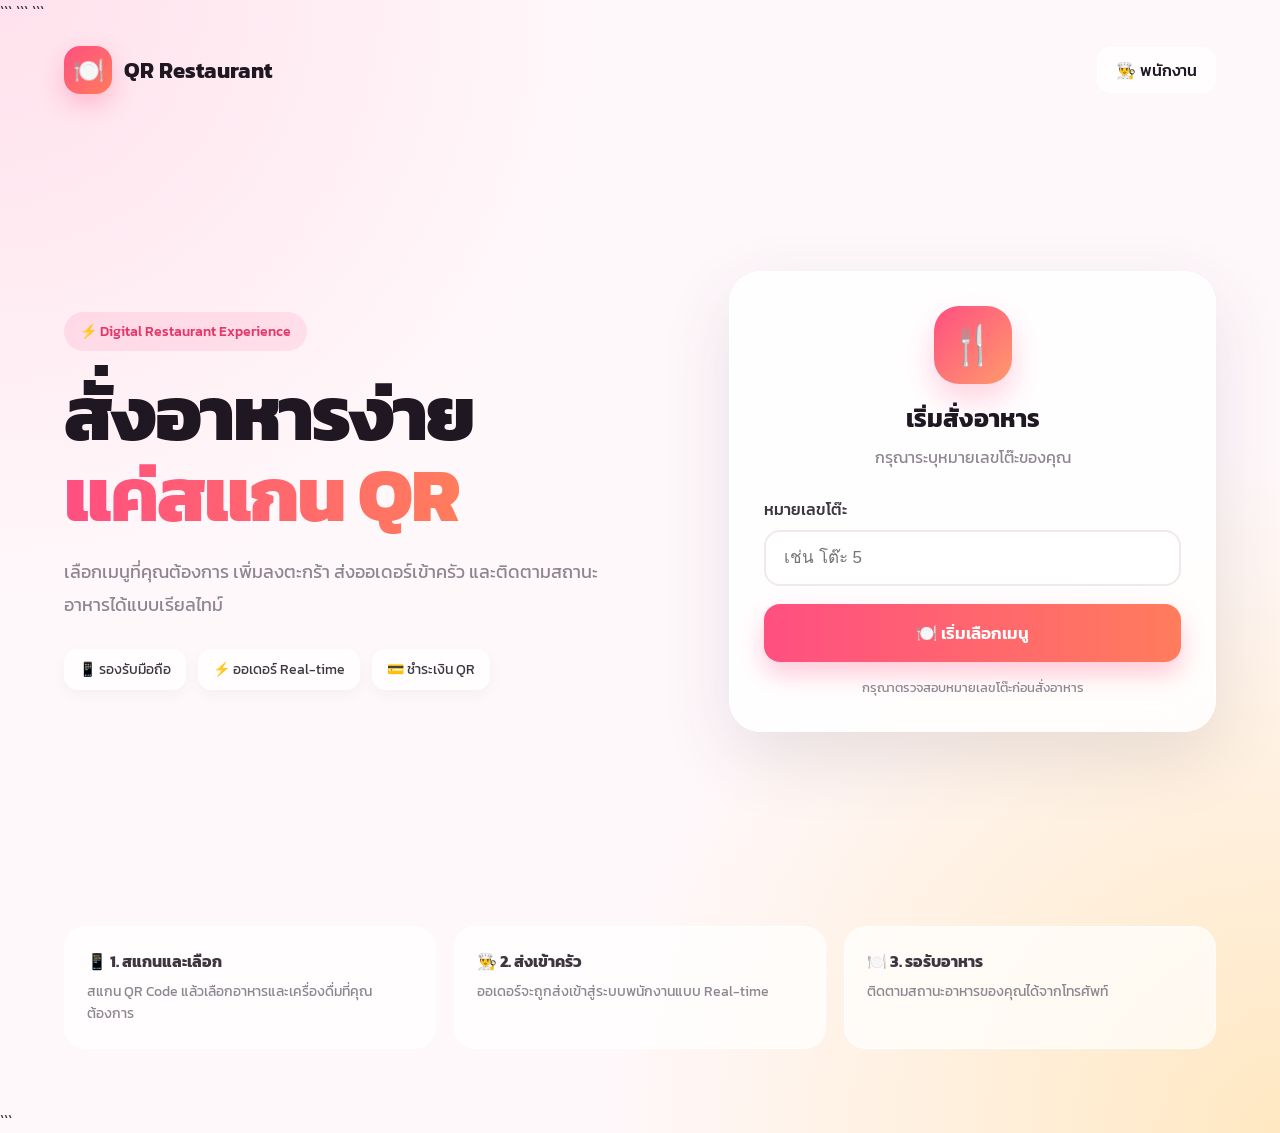
<file: index.html>
<!DOCTYPE html>

<html lang="th">

<head>

```
<meta charset="UTF-8">

<meta
    name="viewport"
    content="width=device-width, initial-scale=1.0"
>

<title>QR Restaurant | สั่งอาหารออนไลน์</title>

<link
    rel="preconnect"
    href="https://fonts.googleapis.com"
>

<link
    rel="preconnect"
    href="https://fonts.gstatic.com"
    crossorigin
>

<link
    href="https://fonts.googleapis.com/css2?family=Kanit:wght@300;400;500;600;700;800&display=swap"
    rel="stylesheet"
>

<style>

    * {

        margin: 0;

        padding: 0;

        box-sizing: border-box;

    }


    :root {

        --primary: #ff4f81;

        --primary-dark: #e63768;

        --secondary: #ffb703;

        --dark: #1f1722;

        --text: #3d3540;

        --muted: #8d858f;

        --light: #fff8fb;

        --white: #ffffff;

    }


    body {

        font-family: "Kanit", sans-serif;

        min-height: 100vh;

        background:

            radial-gradient(
                circle at top left,
                #ffe1ec,
                transparent 35%
            ),

            radial-gradient(
                circle at bottom right,
                #ffe8c2,
                transparent 40%
            ),

            #fff8fb;

        color: var(--text);

        overflow-x: hidden;

    }


    /* =========================
       NAVBAR
    ========================= */

    .navbar {

        width: 100%;

        max-width: 1300px;

        margin: auto;

        padding:

            22px

            5%;

        display: flex;

        align-items: center;

        justify-content: space-between;

    }


    .brand {

        display: flex;

        align-items: center;

        gap: 12px;

        font-size: 22px;

        font-weight: 700;

        color: var(--dark);

    }


    .brand-icon {

        width: 48px;

        height: 48px;

        display: flex;

        align-items: center;

        justify-content: center;

        font-size: 25px;

        border-radius: 16px;

        background:

            linear-gradient(
                135deg,
                #ff4f81,
                #ff7c5c
            );

        box-shadow:

            0 10px 25px

            rgba(
                255,
                79,
                129,
                0.3
            );

    }


    .staff-btn {

        text-decoration: none;

        color: var(--dark);

        font-weight: 500;

        padding:

            10px

            18px;

        border-radius: 14px;

        background:

            rgba(
                255,
                255,
                255,
                0.75
            );

        border:

            1px solid

            rgba(
                255,
                255,
                255,
                0.9
            );

        backdrop-filter:

            blur(10px);

        transition:

            0.25s;

    }


    .staff-btn:hover {

        transform:

            translateY(-2px);

        background: white;

        box-shadow:

            0 10px 25px

            rgba(
                0,
                0,
                0,
                0.08
            );

    }


    /* =========================
       MAIN
    ========================= */

    .hero {

        width: 100%;

        max-width: 1300px;

        margin: auto;

        padding:

            40px

            5%

            80px;

        min-height:

            calc(
                100vh - 90px
            );

        display: grid;

        grid-template-columns:

            1.1fr

            0.9fr;

        align-items: center;

        gap: 70px;

    }


    /* =========================
       LEFT
    ========================= */

    .hero-left {

        animation:

            fadeUp

            0.8s

            ease;

    }


    .tag {

        display: inline-flex;

        align-items: center;

        gap: 8px;

        padding:

            9px

            16px;

        border-radius: 50px;

        background:

            rgba(
                255,
                79,
                129,
                0.12
            );

        color:

            var(--primary-dark);

        font-size: 14px;

        font-weight: 500;

        margin-bottom: 22px;

    }


    .hero-title {

        font-size:

            clamp(
                42px,
                6vw,
                78px
            );

        line-height: 1.05;

        font-weight: 800;

        letter-spacing:

            -2px;

        color:

            var(--dark);

    }


    .hero-title span {

        background:

            linear-gradient(
                90deg,
                #ff4f81,
                #ff7c5c
            );

        -webkit-background-clip:

            text;

        -webkit-text-fill-color:

            transparent;

    }


    .hero-description {

        margin-top: 22px;

        font-size: 18px;

        line-height: 1.8;

        color:

            var(--muted);

        max-width: 560px;

    }


    /* =========================
       FEATURES
    ========================= */

    .features {

        display: flex;

        flex-wrap: wrap;

        gap: 12px;

        margin-top: 28px;

    }


    .feature {

        display: flex;

        align-items: center;

        gap: 8px;

        padding:

            10px

            15px;

        background:

            rgba(
                255,
                255,
                255,
                0.7
            );

        border-radius: 14px;

        font-size: 14px;

        box-shadow:

            0 5px 15px

            rgba(
                0,
                0,
                0,
                0.04
            );

    }


    /* =========================
       RIGHT CARD
    ========================= */

    .order-card {

        background:

            rgba(
                255,
                255,
                255,
                0.85
            );

        backdrop-filter:

            blur(20px);

        border:

            1px solid

            rgba(
                255,
                255,
                255,
                0.9
            );

        border-radius: 32px;

        padding: 34px;

        box-shadow:

            0 25px 70px

            rgba(
                61,
                53,
                64,
                0.12
            );

        animation:

            floatCard

            5s

            ease-in-out

            infinite;

    }


    .card-top {

        text-align: center;

        margin-bottom: 28px;

    }


    .card-icon {

        width: 78px;

        height: 78px;

        margin:

            0 auto 15px;

        border-radius: 25px;

        display: flex;

        align-items: center;

        justify-content: center;

        font-size: 38px;

        background:

            linear-gradient(
                135deg,
                #ff4f81,
                #ff9a6c
            );

        box-shadow:

            0 15px 30px

            rgba(
                255,
                79,
                129,
                0.25
            );

    }


    .card-top h2 {

        font-size: 25px;

        color: var(--dark);

    }


    .card-top p {

        margin-top: 8px;

        color: var(--muted);

    }


    /* =========================
       TABLE INPUT
    ========================= */

    .input-group {

        margin-top: 20px;

    }


    .input-label {

        display: block;

        margin-bottom: 9px;

        font-weight: 500;

    }


    .table-input {

        width: 100%;

        padding:

            16px

            18px;

        border-radius: 16px;

        border:

            2px solid

            #f0e8ec;

        background: white;

        font-size: 17px;

        outline: none;

        transition:

            0.25s;

    }


    .table-input:focus {

        border-color:

            var(--primary);

        box-shadow:

            0 0 0 4px

            rgba(
                255,
                79,
                129,
                0.12
            );

    }


    /* =========================
       BUTTON
    ========================= */

    .order-btn {

        width: 100%;

        margin-top: 18px;

        padding:

            16px;

        border: none;

        border-radius: 16px;

        font-family: inherit;

        font-size: 17px;

        font-weight: 600;

        color: white;

        cursor: pointer;

        background:

            linear-gradient(
                90deg,
                #ff4f81,
                #ff7c5c
            );

        box-shadow:

            0 12px 25px

            rgba(
                255,
                79,
                129,
                0.3
            );

        transition:

            0.25s;

    }


    .order-btn:hover {

        transform:

            translateY(-3px);

        box-shadow:

            0 18px 35px

            rgba(
                255,
                79,
                129,
                0.4
            );

    }


    .order-btn:active {

        transform:

            scale(
                0.98
            );

    }


    .hint {

        margin-top: 16px;

        text-align: center;

        font-size: 13px;

        color: var(--muted);

    }


    /* =========================
       BOTTOM INFO
    ========================= */

    .info-row {

        width: 100%;

        max-width: 1300px;

        margin:

            0 auto 60px;

        padding:

            0 5%;

        display: grid;

        grid-template-columns:

            repeat(
                3,
                1fr
            );

        gap: 18px;

    }


    .info-card {

        background:

            rgba(
                255,
                255,
                255,
                0.7
            );

        padding: 22px;

        border-radius: 22px;

        border:

            1px solid

            rgba(
                255,
                255,
                255,
                0.8
            );

    }


    .info-card h3 {

        margin-bottom: 8px;

        font-size: 16px;

    }


    .info-card p {

        color: var(--muted);

        font-size: 14px;

        line-height: 1.6;

    }


    /* =========================
       ANIMATION
    ========================= */

    @keyframes fadeUp {

        from {

            opacity: 0;

            transform:

                translateY(30px);

        }

        to {

            opacity: 1;

            transform:

                translateY(0);

        }

    }


    @keyframes floatCard {

        0% {

            transform:

                translateY(0);

        }

        50% {

            transform:

                translateY(-8px);

        }

        100% {

            transform:

                translateY(0);

        }

    }


    /* =========================
       MOBILE
    ========================= */

    @media (
        max-width: 900px
    ) {

        .hero {

            grid-template-columns:

                1fr;

            gap: 45px;

            padding-top: 30px;

            text-align: center;

        }


        .hero-description {

            margin-left: auto;

            margin-right: auto;

        }


        .features {

            justify-content: center;

        }


        .order-card {

            max-width: 500px;

            width: 100%;

            margin: auto;

        }


        .info-row {

            grid-template-columns:

                1fr;

        }

    }


    @media (
        max-width: 500px
    ) {

        .navbar {

            padding:

                18px

                5%;

        }


        .brand {

            font-size: 18px;

        }


        .brand-icon {

            width: 42px;

            height: 42px;

        }


        .staff-btn {

            padding:

                9px

                12px;

            font-size: 13px;

        }


        .hero-title {

            font-size: 45px;

        }


        .hero-description {

            font-size: 16px;

        }


        .order-card {

            padding: 25px 20px;

            border-radius: 25px;

        }

    }

</style>
```

</head>

<body>

```
<!-- NAVBAR -->

<nav class="navbar">

    <div class="brand">

        <div class="brand-icon">

            🍽️

        </div>

        <span>

            QR Restaurant

        </span>

    </div>


    <a
        href="staff/login.html"
        class="staff-btn"
    >

        👨‍🍳 พนักงาน

    </a>

</nav>



<!-- HERO -->

<main class="hero">


    <!-- LEFT -->

    <section class="hero-left">


        <div class="tag">

            ⚡ Digital Restaurant Experience

        </div>


        <h1 class="hero-title">

            สั่งอาหารง่าย<br>

            <span>

                แค่สแกน QR

            </span>

        </h1>


        <p class="hero-description">

            เลือกเมนูที่คุณต้องการ
            เพิ่มลงตะกร้า
            ส่งออเดอร์เข้าครัว
            และติดตามสถานะอาหารได้แบบเรียลไทม์

        </p>


        <div class="features">


            <div class="feature">

                📱 รองรับมือถือ

            </div>


            <div class="feature">

                ⚡ ออเดอร์ Real-time

            </div>


            <div class="feature">

                💳 ชำระเงิน QR

            </div>


        </div>


    </section>



    <!-- RIGHT -->

    <section class="order-card">


        <div class="card-top">


            <div class="card-icon">

                🍴

            </div>


            <h2>

                เริ่มสั่งอาหาร

            </h2>


            <p>

                กรุณาระบุหมายเลขโต๊ะของคุณ

            </p>


        </div>



        <div class="input-group">


            <label
                class="input-label"
                for="tableInput"
            >

                หมายเลขโต๊ะ

            </label>


            <input

                id="tableInput"

                class="table-input"

                type="number"

                min="1"

                placeholder="เช่น โต๊ะ 5"

            >


        </div>



        <button
            id="goBtn"
            class="order-btn"
        >

            🍽️ เริ่มเลือกเมนู

        </button>


        <p class="hint">

            กรุณาตรวจสอบหมายเลขโต๊ะก่อนสั่งอาหาร

        </p>


    </section>


</main>



<!-- INFO -->

<section class="info-row">


    <div class="info-card">

        <h3>

            📱 1. สแกนและเลือก

        </h3>

        <p>

            สแกน QR Code
            แล้วเลือกอาหารและเครื่องดื่มที่คุณต้องการ

        </p>

    </div>


    <div class="info-card">

        <h3>

            👨‍🍳 2. ส่งเข้าครัว

        </h3>

        <p>

            ออเดอร์จะถูกส่งเข้าสู่ระบบพนักงานแบบ Real-time

        </p>

    </div>


    <div class="info-card">

        <h3>

            🍽️ 3. รอรับอาหาร

        </h3>

        <p>

            ติดตามสถานะอาหารของคุณได้จากโทรศัพท์

        </p>

    </div>


</section>



<!-- JAVASCRIPT -->

<script>

    const

        tableInput

        =

        document.getElementById(
            "tableInput"
        );


    const

        goBtn

        =

        document.getElementById(
            "goBtn"
        );



    function

    goToMenu()

    {

        const

            table

            =

            tableInput.value.trim();



        if (

            !table

            ||

            Number(table) < 1

        )

        {

            alert(

                "กรุณาระบุหมายเลขโต๊ะ"

            );

            tableInput.focus();

            return;

        }



        location.href

            =

            "customer.html?table="

            +

            encodeURIComponent(
                table
            );

    }



    goBtn.addEventListener(

        "click",

        goToMenu

    );



    tableInput.addEventListener(

        "keydown",

        function(e)

        {

            if (

                e.key === "Enter"

            )

            {

                goToMenu();

            }

        }

    );

</script>
```

</body>

</html>
</file>
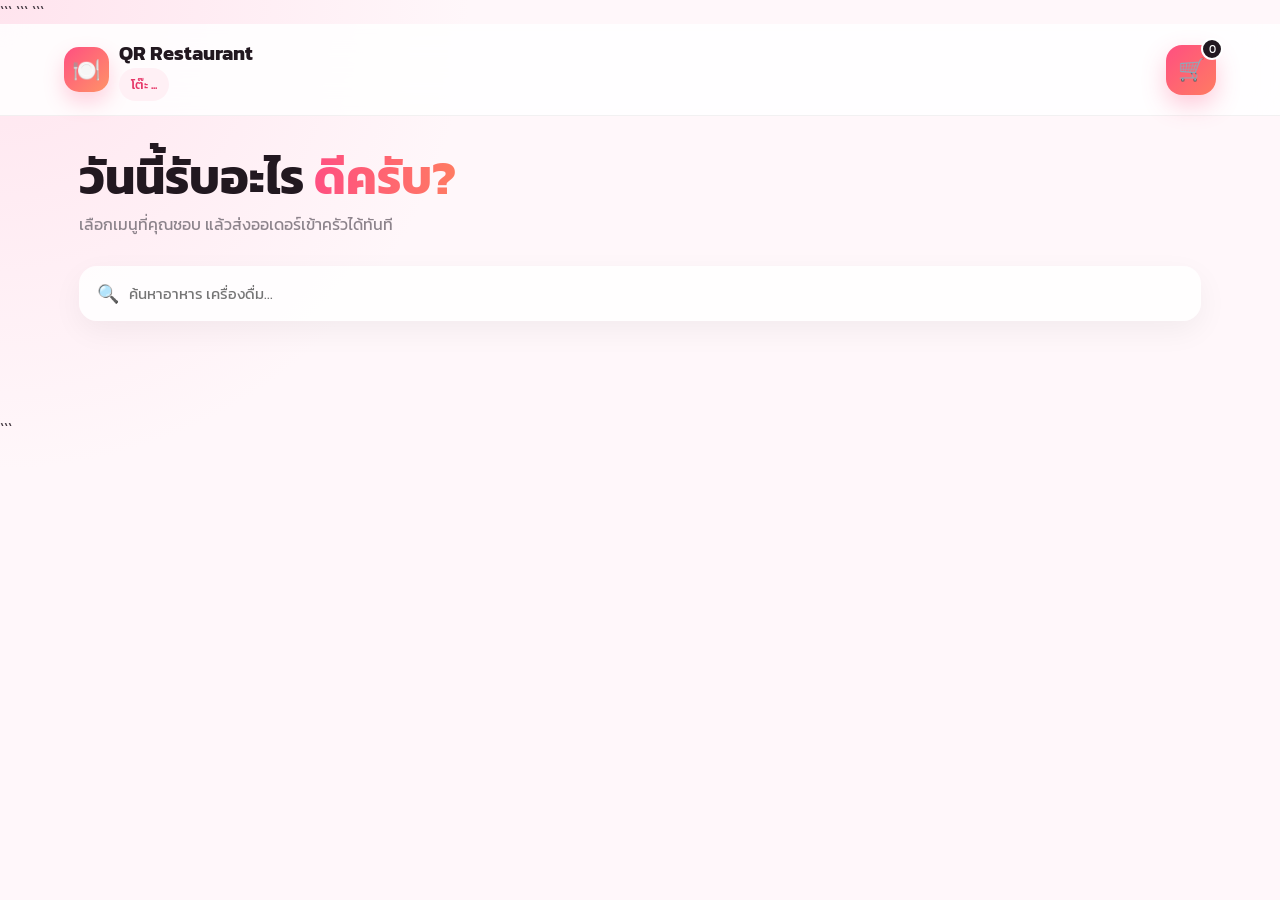
<file: customer.html>
<!DOCTYPE html>

<html lang="th">

<head>

```
<meta charset="UTF-8">

<meta
    name="viewport"
    content="width=device-width, initial-scale=1.0"
>

<title>เลือกเมนู | QR Restaurant</title>


<!-- GOOGLE FONT -->

<link
    rel="preconnect"
    href="https://fonts.googleapis.com"
>

<link
    rel="preconnect"
    href="https://fonts.gstatic.com"
    crossorigin
>

<link
    href="https://fonts.googleapis.com/css2?family=Kanit:wght@300;400;500;600;700;800&display=swap"
    rel="stylesheet"
>


<style>


    /* =========================
       ROOT
    ========================= */

    :root {

        --primary: #ff4f81;

        --primary-dark: #e63768;

        --secondary: #ff9f43;

        --dark: #221820;

        --text: #443a42;

        --muted: #8c838b;

        --background: #fff7fa;

        --white: #ffffff;

    }


    /* =========================
       RESET
    ========================= */

    * {

        margin: 0;

        padding: 0;

        box-sizing: border-box;

    }


    body {

        font-family:

            "Kanit",

            sans-serif;

        background:

            radial-gradient(
                circle at top left,
                #ffe4ee,
                transparent 30%
            ),

            #fff7fa;

        color:

            var(--text);

        min-height: 100vh;

        padding-bottom: 100px;

    }


    button {

        font-family: inherit;

        cursor: pointer;

    }


    /* =========================
       NAVBAR
    ========================= */

    .navbar {

        position: sticky;

        top: 0;

        z-index: 100;

        background:

            rgba(
                255,
                255,
                255,
                0.85
            );

        backdrop-filter:

            blur(20px);

        border-bottom:

            1px solid

            rgba(
                0,
                0,
                0,
                0.05
            );

        padding:

            14px

            5%;

    }


    .navbar-inner {

        max-width: 1250px;

        margin: auto;

        display: flex;

        align-items: center;

        justify-content: space-between;

        gap: 15px;

    }


    .brand {

        display: flex;

        align-items: center;

        gap: 10px;

    }


    .brand-icon {

        width: 45px;

        height: 45px;

        border-radius: 15px;

        display: flex;

        align-items: center;

        justify-content: center;

        font-size: 23px;

        background:

            linear-gradient(
                135deg,
                #ff4f81,
                #ff9367
            );

        box-shadow:

            0 10px 20px

            rgba(
                255,
                79,
                129,
                0.25
            );

    }


    .brand h1 {

        font-size: 20px;

        color: var(--dark);

    }


    .table-badge {

        display: inline-flex;

        align-items: center;

        gap: 5px;

        padding:

            7px

            12px;

        background:

            #fff0f5;

        color:

            var(--primary-dark);

        border-radius: 50px;

        font-size: 13px;

        font-weight: 500;

    }


    /* =========================
       CART BUTTON
    ========================= */

    .cart-button {

        position: relative;

        width: 50px;

        height: 50px;

        border: none;

        border-radius: 16px;

        background:

            linear-gradient(
                135deg,
                #ff4f81,
                #ff7b62
            );

        color: white;

        font-size: 22px;

        box-shadow:

            0 10px 25px

            rgba(
                255,
                79,
                129,
                0.3
            );

        transition:

            0.25s;

    }


    .cart-button:hover {

        transform:

            translateY(-2px);

    }


    .cart-count {

        position: absolute;

        top: -7px;

        right: -7px;

        min-width: 22px;

        height: 22px;

        padding: 0 5px;

        border-radius: 50px;

        background: var(--dark);

        color: white;

        font-size: 11px;

        display: flex;

        align-items: center;

        justify-content: center;

        border:

            2px solid white;

    }


    /* =========================
       MAIN
    ========================= */

    .container {

        max-width: 1250px;

        margin: auto;

        padding:

            35px

            5%;

    }


    /* =========================
       HERO
    ========================= */

    .hero {

        display: flex;

        align-items: center;

        justify-content: space-between;

        gap: 30px;

        margin-bottom: 30px;

    }


    .hero-text h2 {

        font-size:

            clamp(
                30px,
                4vw,
                48px
            );

        color: var(--dark);

        line-height: 1.1;

    }


    .hero-text h2 span {

        background:

            linear-gradient(
                90deg,
                #ff4f81,
                #ff7b62
            );

        -webkit-background-clip:

            text;

        -webkit-text-fill-color:

            transparent;

    }


    .hero-text p {

        margin-top: 8px;

        color: var(--muted);

        font-size: 16px;

    }


    /* =========================
       SEARCH
    ========================= */

    .search-box {

        position: relative;

        margin-bottom: 25px;

    }


    .search-icon {

        position: absolute;

        left: 18px;

        top: 50%;

        transform:

            translateY(-50%);

        font-size: 18px;

    }


    .search-input {

        width: 100%;

        border: none;

        outline: none;

        padding:

            16px

            20px

            16px

            50px;

        border-radius: 18px;

        background:

            rgba(
                255,
                255,
                255,
                0.85
            );

        box-shadow:

            0 10px 30px

            rgba(
                0,
                0,
                0,
                0.05
            );

        font-size: 15px;

        font-family: inherit;

    }


    /* =========================
       CATEGORY
    ========================= */

    .category-wrapper {

        display: flex;

        gap: 10px;

        overflow-x: auto;

        padding-bottom: 8px;

        margin-bottom: 28px;

        scrollbar-width: none;

    }


    .category-wrapper::-webkit-scrollbar {

        display: none;

    }


    .category-btn {

        white-space: nowrap;

        border: none;

        padding:

            11px

            18px;

        border-radius: 50px;

        background: white;

        color: var(--muted);

        box-shadow:

            0 5px 15px

            rgba(
                0,
                0,
                0,
                0.05
            );

        transition:

            0.25s;

    }


    .category-btn.active {

        background:

            linear-gradient(
                90deg,
                #ff4f81,
                #ff7b62
            );

        color: white;

        box-shadow:

            0 8px 20px

            rgba(
                255,
                79,
                129,
                0.25
            );

    }


    /* =========================
       MENU GRID
    ========================= */

    .menu-grid {

        display: grid;

        grid-template-columns:

            repeat(
                auto-fill,
                minmax(
                    230px,
                    1fr
                )
            );

        gap: 20px;

    }


    /* =========================
       FOOD CARD
    ========================= */

    .food-card {

        background:

            rgba(
                255,
                255,
                255,
                0.9
            );

        border-radius: 22px;

        overflow: hidden;

        box-shadow:

            0 10px 30px

            rgba(
                0,
                0,
                0,
                0.06
            );

        transition:

            0.3s;

        animation:

            fadeUp

            0.5s

            ease;

    }


    .food-card:hover {

        transform:

            translateY(-6px);

        box-shadow:

            0 20px 40px

            rgba(
                0,
                0,
                0,
                0.1
            );

    }


    .food-image {

        width: 100%;

        height: 180px;

        object-fit: cover;

        display: block;

    }


    .food-content {

        padding: 16px;

    }


    .food-category {

        font-size: 12px;

        color:

            var(--primary);

        font-weight: 500;

    }


    .food-name {

        margin-top: 4px;

        font-size: 18px;

        color: var(--dark);

    }


    .food-bottom {

        display: flex;

        align-items: center;

        justify-content: space-between;

        margin-top: 16px;

    }


    .food-price {

        font-size: 19px;

        font-weight: 700;

        color:

            var(--primary-dark);

    }


    .add-btn {

        width: 42px;

        height: 42px;

        border: none;

        border-radius: 14px;

        background:

            linear-gradient(
                135deg,
                #ff4f81,
                #ff7b62
            );

        color: white;

        font-size: 23px;

        box-shadow:

            0 7px 15px

            rgba(
                255,
                79,
                129,
                0.25
            );

        transition:

            0.2s;

    }


    .add-btn:hover {

        transform:

            scale(
                1.08
            );

    }


    /* =========================
       CART DRAWER
    ========================= */

    .drawer {

        position: fixed;

        inset: 0;

        background:

            rgba(
                0,
                0,
                0,
                0.45
            );

        z-index: 500;

        opacity: 1;

        transition:

            0.3s;

    }


    .drawer.hidden {

        opacity: 0;

        pointer-events: none;

    }


    .drawer-panel {

        position: absolute;

        top: 0;

        right: 0;

        width:

            min(
                430px,
                100%
            );

        height: 100%;

        background: white;

        display: flex;

        flex-direction: column;

        box-shadow:

            -20px 0 50px

            rgba(
                0,
                0,
                0,
                0.15
            );

    }


    .drawer-header {

        padding: 22px;

        display: flex;

        justify-content: space-between;

        align-items: center;

        border-bottom:

            1px solid

            #f0f0f0;

    }


    .drawer-header h2 {

        font-size: 22px;

    }


    .close-btn {

        width: 40px;

        height: 40px;

        border: none;

        border-radius: 12px;

        background:

            #fff0f5;

        color:

            var(--primary-dark);

        font-size: 18px;

    }


    .cart-items {

        flex: 1;

        overflow-y: auto;

        padding: 10px 22px;

    }


    .cart-item {

        padding:

            16px

            0;

        border-bottom:

            1px solid

            #f0f0f0;

    }


    .cart-item-top {

        display: flex;

        justify-content: space-between;

        gap: 10px;

    }


    .cart-item-name {

        font-weight: 600;

    }


    .cart-note {

        display: block;

        margin-top: 4px;

        color: var(--muted);

        font-size: 12px;

    }


    .quantity-control {

        display: flex;

        align-items: center;

        gap: 10px;

        margin-top: 12px;

    }


    .quantity-control button {

        width: 32px;

        height: 32px;

        border: none;

        border-radius: 10px;

        background:

            #fff0f5;

        color:

            var(--primary-dark);

        font-size: 18px;

    }


    /* =========================
       DRAWER FOOTER
    ========================= */

    .drawer-footer {

        padding: 22px;

        border-top:

            1px solid

            #f0f0f0;

        background: white;

    }


    .total-row {

        display: flex;

        justify-content: space-between;

        align-items: center;

        margin-bottom: 15px;

    }


    .total-price {

        font-size: 23px;

        font-weight: 700;

        color:

            var(--primary-dark);

    }


    .checkout-btn {

        width: 100%;

        border: none;

        border-radius: 16px;

        padding: 16px;

        font-size: 16px;

        font-weight: 600;

        color: white;

        background:

            linear-gradient(
                90deg,
                #ff4f81,
                #ff7b62
            );

        box-shadow:

            0 10px 25px

            rgba(
                255,
                79,
                129,
                0.25
            );

    }


    /* =========================
       MODAL
    ========================= */

    .modal {

        position: fixed;

        inset: 0;

        display: flex;

        align-items: center;

        justify-content: center;

        padding: 20px;

        background:

            rgba(
                0,
                0,
                0,
                0.45
            );

        z-index: 600;

    }


    .modal.hidden {

        display: none;

    }


    .modal-card {

        width: 100%;

        max-width: 430px;

        padding: 25px;

        border-radius: 25px;

        background: white;

        animation:

            modalIn

            0.25s

            ease;

    }


    .modal-card h2 {

        font-size: 22px;

    }


    .modal-card p {

        margin-top: 5px;

        color: var(--muted);

        font-size: 14px;

    }


    .note-input {

        width: 100%;

        margin-top: 15px;

        min-height: 110px;

        resize: vertical;

        border:

            1px solid

            #eee;

        border-radius: 16px;

        padding: 13px;

        font-family: inherit;

        outline: none;

    }


    .modal-actions {

        display: flex;

        gap: 10px;

        margin-top: 18px;

    }


    .cancel-btn {

        flex: 1;

        border: none;

        border-radius: 14px;

        padding: 13px;

        background:

            #f5f5f5;

        color: var(--text);

    }


    .save-btn {

        flex: 2;

        border: none;

        border-radius: 14px;

        padding: 13px;

        background:

            linear-gradient(
                90deg,
                #ff4f81,
                #ff7b62
            );

        color: white;

        font-weight: 600;

    }


    /* =========================
       EMPTY STATE
    ========================= */

    .empty {

        text-align: center;

        padding: 50px 20px;

        color: var(--muted);

    }


    .empty-icon {

        font-size: 50px;

        margin-bottom: 10px;

    }


    /* =========================
       ANIMATION
    ========================= */

    @keyframes fadeUp {

        from {

            opacity: 0;

            transform:

                translateY(20px);

        }


        to {

            opacity: 1;

            transform:

                translateY(0);

        }

    }


    @keyframes modalIn {

        from {

            opacity: 0;

            transform:

                scale(
                    0.95
                );

        }


        to {

            opacity: 1;

            transform:

                scale(
                    1
                );

        }

    }


    /* =========================
       MOBILE
    ========================= */

    @media (
        max-width: 650px
    ) {


        .navbar {

            padding:

                12px

                15px;

        }


        .brand h1 {

            font-size: 17px;

        }


        .brand-icon {

            width: 40px;

            height: 40px;

            border-radius: 13px;

        }


        .container {

            padding:

                25px

                15px;

        }


        .hero {

            display: block;

        }


        .hero-text h2 {

            font-size: 32px;

        }


        .hero-text p {

            font-size: 14px;

        }


        .menu-grid {

            grid-template-columns:

                repeat(
                    2,
                    1fr
                );

            gap: 12px;

        }


        .food-card {

            border-radius: 18px;

        }


        .food-image {

            height: 125px;

        }


        .food-content {

            padding: 12px;

        }


        .food-name {

            font-size: 15px;

            line-height: 1.3;

        }


        .food-price {

            font-size: 16px;

        }


        .add-btn {

            width: 36px;

            height: 36px;

            border-radius: 11px;

            font-size: 19px;

        }


        .table-badge {

            font-size: 11px;

        }

    }


</style>
```

</head>

<body>

```
<!-- =========================
     NAVBAR
========================== -->

<header class="navbar">


    <div class="navbar-inner">


        <div class="brand">


            <div class="brand-icon">

                🍽️

            </div>


            <div>

                <h1>

                    QR Restaurant

                </h1>


                <span
                    id="tableBadge"
                    class="table-badge"
                >

                    โต๊ะ ...

                </span>


            </div>


        </div>


        <!-- CART -->

        <button
            class="cart-button"
            id="cartBtn"
        >

            🛒


            <span
                class="cart-count"
                id="cartCount"
            >

                0

            </span>


        </button>


    </div>


</header>



<!-- =========================
     MAIN
========================== -->

<main class="container">


    <!-- HERO -->

    <section class="hero">


        <div class="hero-text">


            <h2>

                วันนี้รับอะไร

                <span>

                    ดีครับ?

                </span>


            </h2>


            <p>

                เลือกเมนูที่คุณชอบ
                แล้วส่งออเดอร์เข้าครัวได้ทันที

            </p>


        </div>


    </section>



    <!-- SEARCH -->

    <div class="search-box">


        <span class="search-icon">

            🔍

        </span>


        <input

            type="text"

            id="searchInput"

            class="search-input"

            placeholder="ค้นหาอาหาร เครื่องดื่ม..."

        >


    </div>



    <!-- CATEGORY -->

    <div
        class="category-wrapper"
        id="tabs"
    >

        <!-- JavaScript -->

    </div>



    <!-- MENU -->

    <section
        class="menu-grid"
        id="menuGrid"
    >

        <!-- JavaScript -->

    </section>


</main>



<!-- =========================
     CART DRAWER
========================== -->

<div
    class="drawer hidden"
    id="drawer"
>


    <div class="drawer-panel">


        <!-- HEADER -->

        <div class="drawer-header">


            <h2>

                🛒 ตะกร้าของฉัน

            </h2>


            <button
                class="close-btn"
                id="closeCart"
            >

                ✕

            </button>


        </div>



        <!-- ITEMS -->

        <div
            class="cart-items"
            id="cartItems"
        >

            <!-- JavaScript -->

        </div>



        <!-- FOOTER -->

        <div class="drawer-footer">


            <div class="total-row">


                <span>

                    รวมทั้งหมด

                </span>


                <span
                    class="total-price"
                    id="totalPrice"
                >

                    ฿0

                </span>


            </div>



            <button
                class="checkout-btn"
                id="checkoutBtn"
            >

                🍽️ ยืนยันออเดอร์

            </button>


        </div>


    </div>


</div>



<!-- =========================
     NOTE MODAL
========================== -->

<div
    class="modal hidden"
    id="noteModal"
>


    <div class="modal-card">


        <h2
            id="noteTitle"
        >

            เพิ่มรายการ

        </h2>


        <p>

            เพิ่มหมายเหตุสำหรับเมนูนี้ได้

        </p>


        <textarea

            id="itemNote"

            class="note-input"

            placeholder="เช่น ไม่เผ็ด / ไม่ใส่ผัก / เพิ่มชีส"

        ></textarea>


        <div class="modal-actions">


            <button
                class="cancel-btn"
                id="cancelNote"
            >

                ยกเลิก

            </button>


            <button
                class="save-btn"
                id="saveNote"
            >

                เพิ่มลงตะกร้า

            </button>


        </div>


    </div>


</div>



<!-- =========================
     JAVASCRIPT
========================== -->

<script type="module">

    import {

        menu

    }

    from

    "./assets/js/menu-data.js";


    import {

        db

    }

    from

    "./assets/js/firebase.js";


    import {

        collection,

        addDoc,

        serverTimestamp

    }

    from

    "https://www.gstatic.com/firebasejs/10.12.2/firebase-firestore.js";



    /* =========================
       TABLE
    ========================== */

    const

        params

        =

        new URLSearchParams(
            window.location.search
        );


    const

        table

        =

        params.get(
            "table"
        )

        ||

        "ทดลอง";


    document.getElementById(
        "tableBadge"
    ).textContent

        =

        `🪑 โต๊ะ ${table}`;



    /* =========================
       CART
    ========================== */

    const

        cartKey

        =

        `restaurant_cart_${table}`;


    let

        cart

        =

        JSON.parse(

            localStorage.getItem(
                cartKey
            )

            ||

            "[]"

        );


    let

        selectedItem

        =

        null;


    let

        activeCategory

        =

        "ทั้งหมด";


    let

        searchText

        =

        "";



    /* =========================
       MONEY
    ========================== */

    function

    money(
        value
    )

    {

        return

            "฿"

            +

            value.toLocaleString(
                "th-TH"
            );

    }



    /* =========================
       CATEGORIES
    ========================== */

    const

        categories

        =

        [

            "ทั้งหมด",

            ...new Set(

                menu.map(

                    item

                    =>

                    item.cat

                )

            )

        ];



    function

    renderCategories()

    {

        document.getElementById(
            "tabs"
        ).innerHTML

            =

            categories.map(

                category

                =>

                `

                <button

                    class="category-btn

                    ${

                        category

                        ===

                        activeCategory

                        ?

                        "active"

                        :

                        ""

                    }"

                    data-category="${category}"

                >

                    ${category}

                </button>

                `

            )

            .join(
                ""
            );



        document

            .querySelectorAll(
                ".category-btn"
            )

            .forEach(

                button

                =>

                {

                    button.onclick

                        =

                        () =>

                        {

                            activeCategory

                                =

                                button.dataset.category;


                            renderCategories();


                            renderMenu();

                        };

                }

            );

    }



    /* =========================
       MENU
    ========================== */

    function

    renderMenu()

    {

        const

            filtered

            =

            menu.filter(

                item

                =>

                {

                    const

                        matchCategory

                        =

                        activeCategory

                        ===

                        "ทั้งหมด"

                        ||

                        item.cat

                        ===

                        activeCategory;


                    const

                        matchSearch

                        =

                        item.name

                        .toLowerCase()

                        .includes(

                            searchText

                            .toLowerCase()

                        );


                    return

                        matchCategory

                        &&

                        matchSearch;

                }

            );


        const

            menuGrid

            =

            document.getElementById(
                "menuGrid"
            );


        if (

            filtered.length

            ===

            0

        )

        {

            menuGrid.innerHTML

                =

                `

                <div class="empty">

                    <div class="empty-icon">

                        🔍

                    </div>

                    <h3>

                        ไม่พบเมนู

                    </h3>

                    <p>

                        ลองค้นหาด้วยคำอื่น

                    </p>

                </div>

                `;


            return;

        }


        menuGrid.innerHTML

            =

            filtered.map(

                item

                =>

                `

                <article class="food-card">


                    <img

                        src="${item.img}"

                        class="food-image"

                        alt="${item.name}"

                        loading="lazy"

                    >


                    <div class="food-content">


                        <span class="food-category">

                            ${item.cat}

                        </span>


                        <h3 class="food-name">

                            ${item.name}

                        </h3>


                        <div class="food-bottom">


                            <span class="food-price">

                                ${money(
                                    item.price
                                )}

                            </span>


                            <button

                                class="add-btn"

                                data-id="${item.id}"

                                title="เพิ่มลงตะกร้า"

                            >

                                +

                            </button>


                        </div>


                    </div>


                </article>

                `

            )

            .join(
                ""
            );


        document

            .querySelectorAll(
                ".add-btn"
            )

            .forEach(

                button

                =>

                {

                    button.onclick

                        =

                        () =>

                        {

                            const

                                item

                                =

                                menu.find(

                                    menuItem

                                    =>

                                    menuItem.id

                                    ===

                                    button.dataset.id

                                );


                            openNoteModal(
                                item
                            );

                        };

                }

            );

    }



    /* =========================
       SEARCH
    ========================== */

    document.getElementById(
        "searchInput"
    )

    .addEventListener(

        "input",

        event

        =>

        {

            searchText

                =

                event.target.value;


            renderMenu();

        }

    );



    /* =========================
       NOTE MODAL
    ========================== */

    function

    openNoteModal(
        item
    )

    {

        selectedItem

            =

            item;


        document.getElementById(
            "noteTitle"
        ).textContent

            =

            `➕ ${item.name}`;


        document.getElementById(
            "itemNote"
        ).value

            =

            "";


        document.getElementById(
            "noteModal"
        ).classList.remove(
            "hidden"
        );

    }



    document.getElementById(
        "cancelNote"
    ).onclick

        =

        () =>

        {

            document.getElementById(
                "noteModal"
            ).classList.add(
                "hidden"
            );

        };



    document.getElementById(
        "saveNote"
    ).onclick

        =

        () =>

        {

            const

                note

                =

                document.getElementById(
                    "itemNote"
                )

                .value

                .trim();


            const

                existingItem

                =

                cart.find(

                    item

                    =>

                    item.id

                    ===

                    selectedItem.id

                    &&

                    item.note

                    ===

                    note

                );


            if (

                existingItem

            )

            {

                existingItem.qty

                    +=

                    1;

            }

            else

            {

                cart.push(

                    {

                        ...selectedItem,

                        note:

                            note,

                        qty:

                            1

                    }

                );

            }


            saveCart();


            document.getElementById(
                "noteModal"
            ).classList.add(
                "hidden"
            );

        };



    /* =========================
       SAVE CART
    ========================== */

    function

    saveCart()

    {

        localStorage.setItem(

            cartKey,

            JSON.stringify(
                cart
            )

        );


        updateCartCount();


        renderCart();

    }



    /* =========================
       CART COUNT
    ========================== */

    function

    updateCartCount()

    {

        const

            count

            =

            cart.reduce(

                (

                    total,

                    item

                )

                =>

                total

                +

                item.qty,

                0

            );


        document.getElementById(
            "cartCount"
        ).textContent

            =

            count;

    }



    /* =========================
       RENDER CART
    ========================== */

    function

    renderCart()

    {

        const

            cartItems

            =

            document.getElementById(
                "cartItems"
            );


        if (

            cart.length

            ===

            0

        )

        {

            cartItems.innerHTML

                =

                `

                <div class="empty">

                    <div class="empty-icon">

                        🛒

                    </div>

                    <h3>

                        ตะกร้ายังว่าง

                    </h3>

                    <p>

                        เลือกเมนูที่คุณต้องการได้เลย

                    </p>

                </div>

                `;

        }

        else

        {

            cartItems.innerHTML

                =

                cart.map(

                    (

                        item,

                        index

                    )

                    =>

                    `

                    <div class="cart-item">


                        <div class="cart-item-top">


                            <div>


                                <div class="cart-item-name">

                                    ${item.name}

                                </div>


                                ${

                                    item.note

                                    ?

                                    `

                                    <span class="cart-note">

                                        ${item.note}

                                    </span>

                                    `

                                    :

                                    ""

                                }


                            </div>


                            <b>

                                ${money(

                                    item.price

                                    *

                                    item.qty

                                )}

                            </b>


                        </div>


                        <div class="quantity-control">


                            <button

                                data-action="minus"

                                data-index="${index}"

                            >

                                −

                            </button>


                            <b>

                                ${item.qty}

                            </b>


                            <button

                                data-action="plus"

                                data-index="${index}"

                            >

                                +

                            </button>


                        </div>


                    </div>

                    `

                )

                .join(
                    ""
                );


            document

                .querySelectorAll(
                    ".quantity-control button"
                )

                .forEach(

                    button

                    =>

                    {

                        button.onclick

                            =

                            () =>

                            {

                                const

                                    index

                                    =

                                    Number(

                                        button.dataset.index
                                    );


                                if (

                                    button.dataset.action

                                    ===

                                    "plus"

                                )

                                {

                                    cart[
                                        index
                                    ].qty

                                        +=

                                        1;

                                }

                                else

                                {

                                    cart[
                                        index
                                    ].qty

                                        -=

                                        1;


                                    if (

                                        cart[
                                            index
                                        ].qty

                                        <=

                                        0

                                    )

                                    {

                                        cart.splice(

                                            index,

                                            1

                                        );

                                    }

                                }


                                saveCart();

                            };

                    }

                );

        }


        const

            total

            =

            cart.reduce(

                (

                    sum,

                    item

                )

                =>

                sum

                +

                (

                    item.price

                    *

                    item.qty

                ),

                0

            );


        document.getElementById(
            "totalPrice"
        ).textContent

            =

            money(
                total
            );

    }



    /* =========================
       CART DRAWER
    ========================== */

    document.getElementById(
        "cartBtn"
    ).onclick

        =

        () =>

        {

            document.getElementById(
                "drawer"
            ).classList.remove(
                "hidden"
            );


            renderCart();

        };



    document.getElementById(
        "closeCart"
    ).onclick

        =

        () =>

        {

            document.getElementById(
                "drawer"
            ).classList.add(
                "hidden"
            );

        };



    /* =========================
       CHECKOUT
    ========================== */

    document.getElementById(
        "checkoutBtn"
    ).onclick

        =

        async () =>

        {

            if (

                cart.length

                ===

                0

            )

            {

                alert(
                    "กรุณาเลือกอาหารก่อน"
                );

                return;

            }


            const

                total

                =

                cart.reduce(

                    (

                        sum,

                        item

                    )

                    =>

                    sum

                    +

                    (

                        item.price

                        *

                        item.qty

                    ),

                    0

                );


            try

            {

                const

                    orderDoc

                    =

                    await addDoc(

                        collection(

                            db,

                            "orders"

                        ),

                        {

                            table:

                                String(
                                    table
                                ),

                            items:

                                cart,

                            total:

                                total,

                            status:

                                "new",

                            paymentStatus:

                                "unpaid",

                            createdAt:

                                serverTimestamp()

                        }

                    );


                localStorage.removeItem(
                    cartKey
                );


                location.href

                    =

                    `order.html?id=${

                        orderDoc.id

                    }`;

            }

            catch (

                error

            )

            {

                console.error(
                    error
                );


                alert(

                    "ไม่สามารถส่งออเดอร์ได้ กรุณาตรวจสอบ Firebase"

                );

            }

        };



    /* =========================
       START
    ========================== */

    renderCategories();


    renderMenu();


    updateCartCount();


    renderCart();


</script>
```

</body>

</html>
</file>
